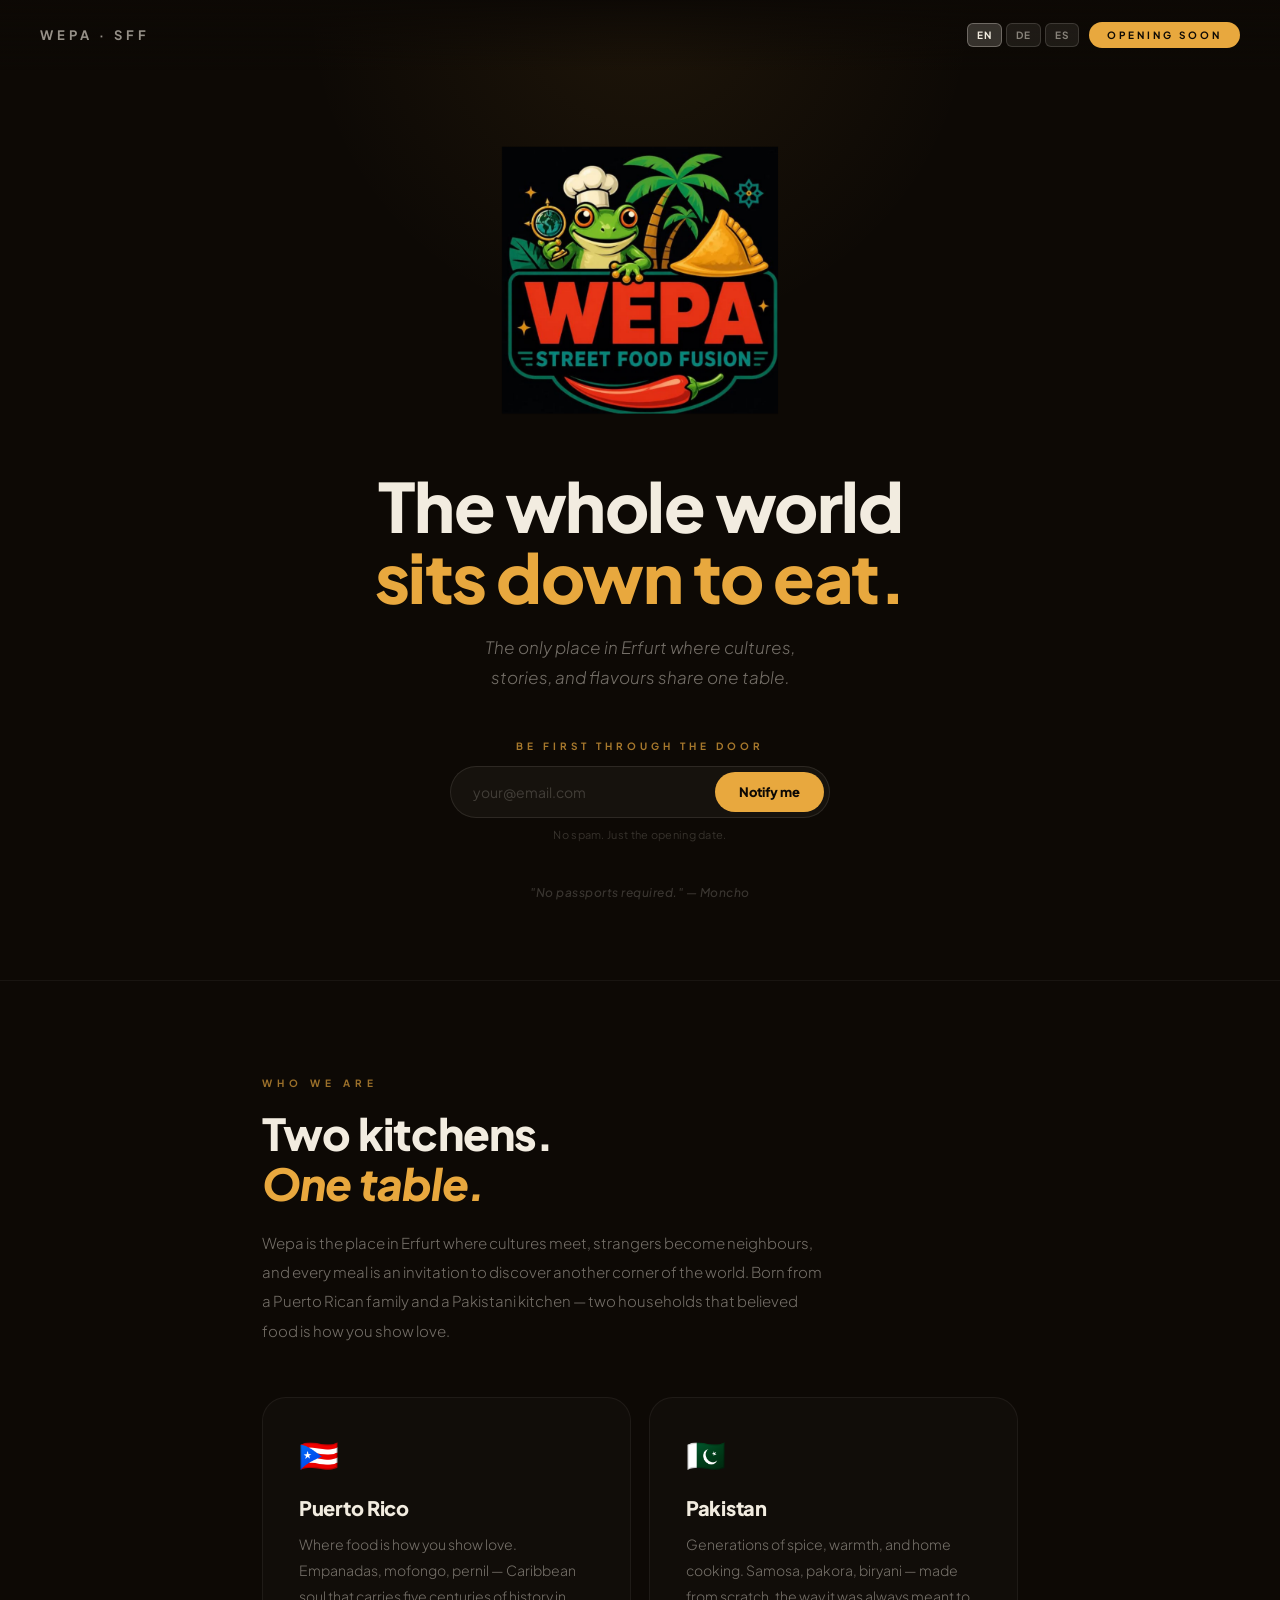
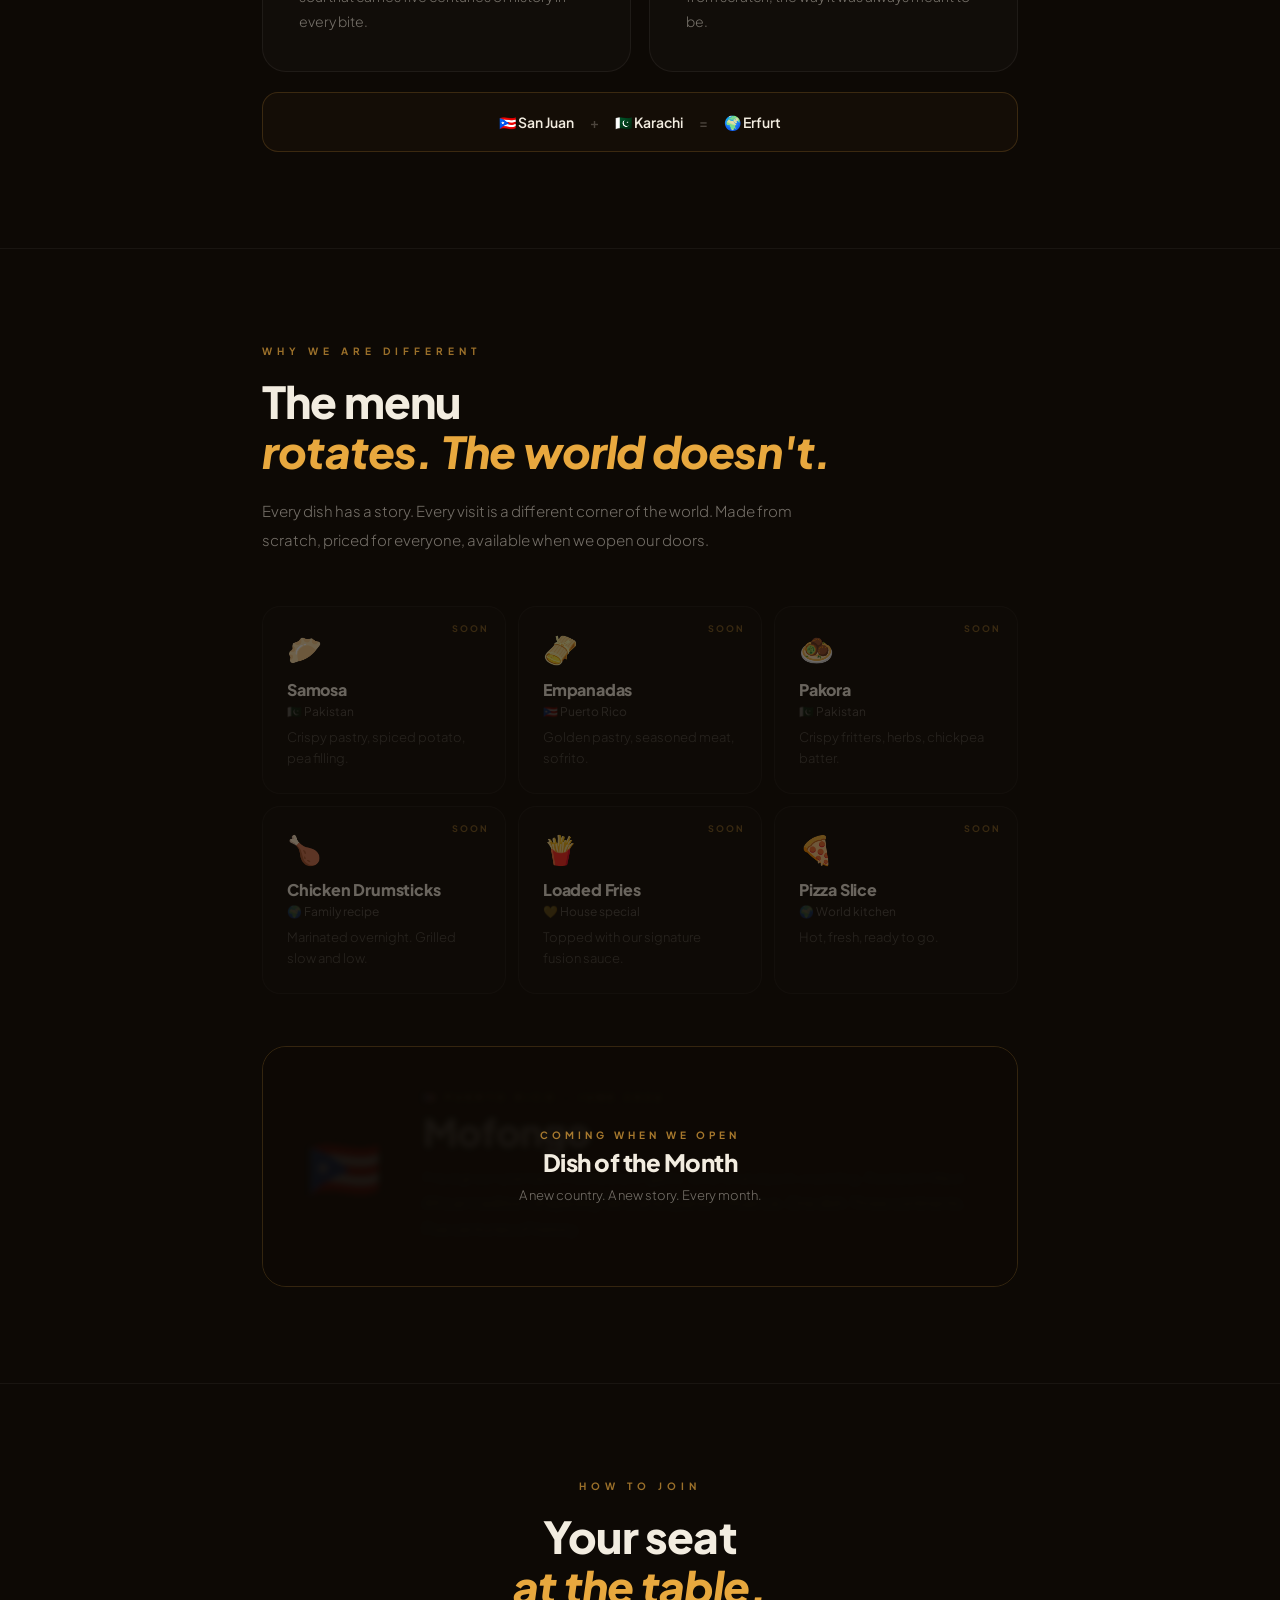
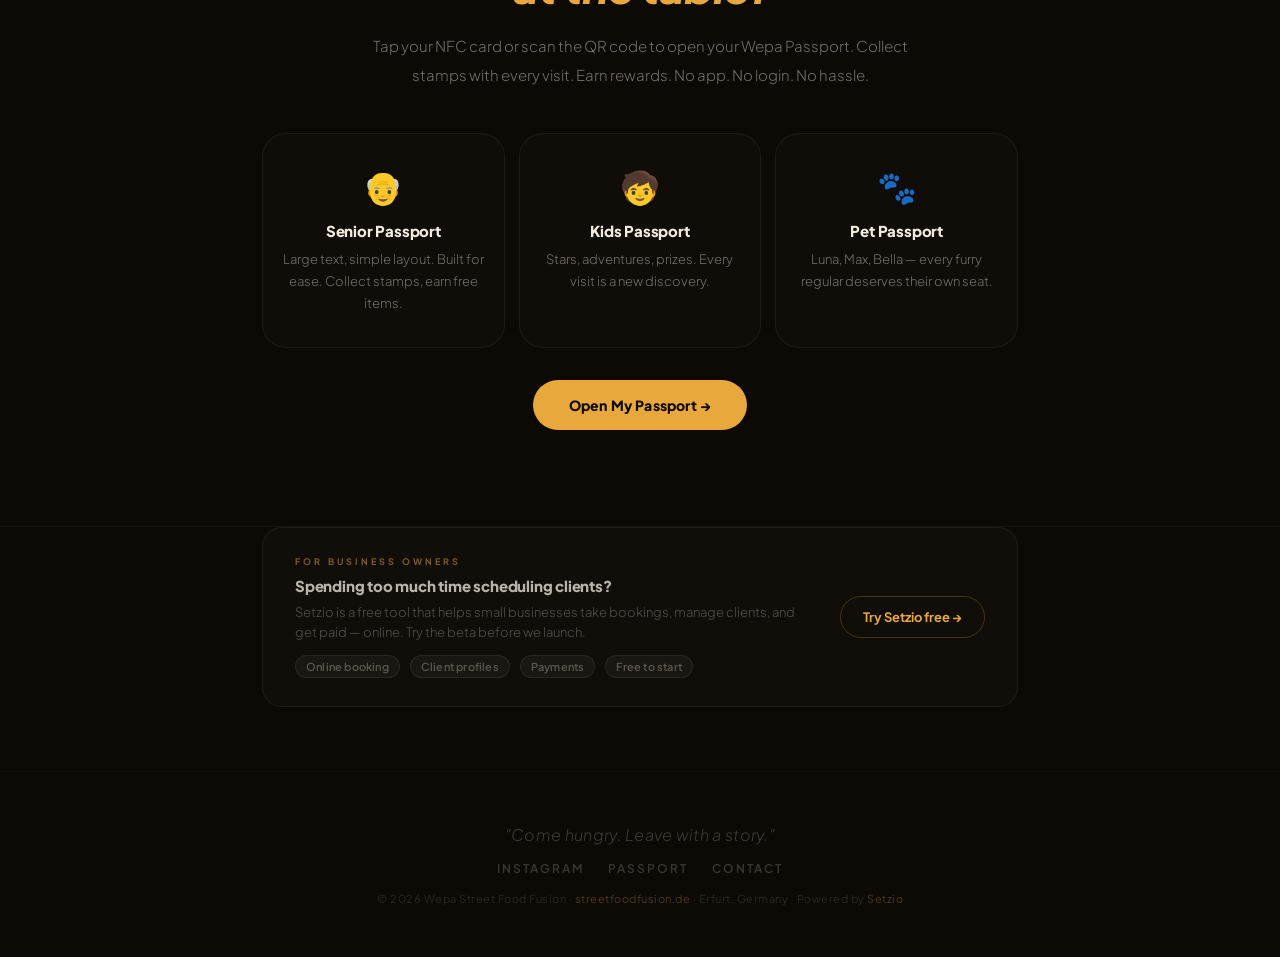
<file: index.html>
<!DOCTYPE html>
<html lang="en">
<head>
  <meta charset="UTF-8">
  <meta name="viewport" content="width=device-width, initial-scale=1.0">
  <title>Wepa Street Food Fusion — Coming Soon · Erfurt</title>
  <meta name="description" content="The whole world sits down to eat. Coming to Erfurt, Germany.">
  <link rel="preconnect" href="https://fonts.googleapis.com">
  <link href="https://fonts.googleapis.com/css2?family=Plus+Jakarta+Sans:ital,wght@0,300;0,400;0,500;0,700;0,800;0,900;1,300&display=swap" rel="stylesheet">
  <style>
    *, *::before, *::after { box-sizing: border-box; margin: 0; padding: 0; }

    :root {
      --bg:       #0d0905;
      --bg-warm:  #141008;
      --cream:    #f2ece0;
      --gold:     #e8a83e;
      --gold-dim: rgba(232,168,62,0.18);
      --muted:    rgba(242,236,224,0.45);
      --faint:    rgba(242,236,224,0.1);
      --font:     'Plus Jakarta Sans', sans-serif;
    }

    html { scroll-behavior: smooth; }

    body {
      background: var(--bg);
      color: var(--cream);
      font-family: var(--font);
      min-height: 100vh;
      overflow-x: hidden;
    }

    /* ── NAV ── */
    nav {
      position: fixed;
      top: 0; left: 0; right: 0;
      z-index: 50;
      padding: 22px 40px;
      display: flex;
      align-items: center;
      justify-content: space-between;
      background: linear-gradient(to bottom, rgba(13,9,5,0.98) 0%, transparent 100%);
    }

    .nav-mark {
      font-size: 13px;
      font-weight: 700;
      letter-spacing: 4px;
      text-transform: uppercase;
      color: var(--cream);
      opacity: 0.6;
    }

    .nav-pill {
      font-size: 10px;
      font-weight: 700;
      letter-spacing: 3px;
      text-transform: uppercase;
      color: var(--bg);
      background: var(--gold);
      padding: 7px 18px;
      border-radius: 99px;
    }

    /* ── HERO ── */
    .hero {
      min-height: 100vh;
      display: flex;
      flex-direction: column;
      align-items: center;
      justify-content: center;
      text-align: center;
      padding: 130px 32px 80px;
      position: relative;
      overflow: hidden;
    }

    .hero::before {
      content: '';
      position: absolute;
      top: 0; left: 50%;
      transform: translateX(-50%);
      width: 700px;
      height: 350px;
      background: radial-gradient(ellipse at 50% 0%, rgba(232,168,62,0.08) 0%, transparent 68%);
      pointer-events: none;
    }

    .hero-inner {
      position: relative;
      z-index: 2;
      max-width: 600px;
      display: flex;
      flex-direction: column;
      align-items: center;
    }

    .moncho {
      width: 300px;
      height: 300px;
      object-fit: contain;
      margin-bottom: 40px;
      opacity: 0;
      animation: rise 0.9s 0.1s cubic-bezier(0.22,1,0.36,1) forwards;
    }

    .hero-headline {
      font-size: clamp(36px, 7vw, 68px);
      font-weight: 900;
      line-height: 1.05;
      letter-spacing: -1.5px;
      color: var(--cream);
      margin-bottom: 20px;
      opacity: 0;
      animation: rise 0.9s 0.25s cubic-bezier(0.22,1,0.36,1) forwards;
    }

    .hero-headline em { font-style: normal; color: var(--gold); }

    .hero-sub {
      font-size: clamp(15px, 2vw, 17px);
      font-weight: 300;
      font-style: italic;
      color: var(--muted);
      line-height: 1.75;
      max-width: 440px;
      margin-bottom: 48px;
      opacity: 0;
      animation: rise 0.9s 0.4s cubic-bezier(0.22,1,0.36,1) forwards;
    }

    .signup {
      width: 100%;
      max-width: 380px;
      opacity: 0;
      animation: rise 0.9s 0.55s cubic-bezier(0.22,1,0.36,1) forwards;
    }

    .signup-eyebrow {
      font-size: 10px;
      font-weight: 700;
      letter-spacing: 4px;
      text-transform: uppercase;
      color: var(--gold);
      opacity: 0.7;
      margin-bottom: 14px;
    }

    .signup-field {
      display: flex;
      background: rgba(242,236,224,0.04);
      border: 1px solid rgba(242,236,224,0.1);
      border-radius: 99px;
      padding: 5px 5px 5px 22px;
      transition: border-color 0.2s;
    }

    .signup-field:focus-within { border-color: rgba(232,168,62,0.35); }

    .signup-field input {
      flex: 1;
      background: transparent;
      border: none;
      font-family: var(--font);
      font-size: 14px;
      color: var(--cream);
      outline: none;
      min-width: 0;
      padding: 8px 0;
    }

    .signup-field input::placeholder { color: rgba(242,236,224,0.2); }

    .signup-field button {
      background: var(--gold);
      color: var(--bg);
      border: none;
      padding: 12px 24px;
      border-radius: 99px;
      font-family: var(--font);
      font-size: 13px;
      font-weight: 800;
      cursor: pointer;
      white-space: nowrap;
      transition: background 0.2s;
      flex-shrink: 0;
    }

    .signup-field button:hover { background: #f0b84a; }

    .signup-note {
      font-size: 11px;
      color: rgba(242,236,224,0.18);
      margin-top: 10px;
      text-align: center;
      letter-spacing: 0.3px;
    }

    .signup-success {
      display: none;
      padding: 14px 20px;
      border: 1px solid rgba(45,122,79,0.3);
      border-radius: 14px;
      font-size: 14px;
      color: #6fcf97;
      text-align: center;
    }

    .moncho-line {
      margin-top: 44px;
      font-size: 12px;
      font-weight: 500;
      font-style: italic;
      color: rgba(242,236,224,0.2);
      letter-spacing: 0.5px;
      opacity: 0;
      animation: rise 0.9s 0.7s cubic-bezier(0.22,1,0.36,1) forwards;
    }

    .lang-sw { display:flex; gap:4px; }
    .lb { background:rgba(242,236,224,0.08); border:1px solid rgba(242,236,224,0.15); color:rgba(242,236,224,0.5); font-family:var(--font); font-size:10px; font-weight:700; padding:5px 9px; border-radius:6px; cursor:pointer; letter-spacing:1px; transition:all 0.15s; }
    .lb.active { background:rgba(242,236,224,0.18); color:var(--cream); border-color:rgba(242,236,224,0.3); }
    .lb:hover { background:rgba(242,236,224,0.14); }

    @keyframes rise {
      from { opacity: 0; transform: translateY(20px); }
      to   { opacity: 1; transform: translateY(0); }
    }

    /* ── SECTION BASE ── */
    .divider { width: 100%; height: 1px; background: rgba(242,236,224,0.05); }

    .section {
      padding: 96px 32px;
      max-width: 820px;
      margin: 0 auto;
    }

    .eyebrow {
      font-size: 10px;
      font-weight: 700;
      letter-spacing: 5px;
      text-transform: uppercase;
      color: var(--gold);
      opacity: 0.65;
      margin-bottom: 20px;
    }

    .section-h {
      font-size: clamp(28px, 4.5vw, 44px);
      font-weight: 800;
      letter-spacing: -0.8px;
      line-height: 1.12;
      margin-bottom: 20px;
      color: var(--cream);
    }

    .section-h em { font-style: italic; color: var(--gold); }

    .section-p {
      font-size: 15px;
      font-weight: 300;
      color: var(--muted);
      line-height: 1.95;
      max-width: 560px;
    }

    /* ── STORY ── */
    .story-grid {
      display: grid;
      grid-template-columns: 1fr 1fr;
      gap: 18px;
      margin-top: 52px;
    }

    .story-card {
      background: rgba(242,236,224,0.02);
      border: 1px solid rgba(242,236,224,0.06);
      border-radius: 24px;
      padding: 36px;
    }

    .story-flag { font-size: 32px; margin-bottom: 20px; display: block; }

    .story-card h3 {
      font-size: 20px;
      font-weight: 800;
      letter-spacing: -0.3px;
      margin-bottom: 12px;
    }

    .story-card p {
      font-size: 14px;
      font-weight: 300;
      color: var(--muted);
      line-height: 1.85;
    }

    .equation {
      margin-top: 20px;
      padding: 20px 32px;
      border: 1px solid var(--gold-dim);
      border-radius: 16px;
      background: rgba(232,168,62,0.03);
      display: flex;
      align-items: center;
      justify-content: center;
      gap: 16px;
      font-size: 14px;
      font-weight: 600;
      color: rgba(242,236,224,0.5);
      flex-wrap: wrap;
    }

    .equation span { color: var(--cream); }

    /* ── MENU ── */
    .menu-grid {
      display: grid;
      grid-template-columns: repeat(auto-fill, minmax(200px, 1fr));
      gap: 12px;
      margin-top: 52px;
    }

    .menu-card {
      border: 1px solid rgba(242,236,224,0.05);
      border-radius: 18px;
      padding: 24px;
      background: rgba(242,236,224,0.015);
      opacity: 0.4;
      position: relative;
    }

    .menu-card::after {
      content: 'Soon';
      position: absolute;
      top: 16px; right: 16px;
      font-size: 9px;
      font-weight: 700;
      letter-spacing: 2px;
      text-transform: uppercase;
      color: var(--gold);
      opacity: 0.5;
    }

    .menu-emoji { font-size: 28px; margin-bottom: 12px; display: block; }
    .menu-name  { font-size: 16px; font-weight: 800; letter-spacing: -0.2px; margin-bottom: 4px; }
    .menu-origin { font-size: 12px; color: rgba(242,236,224,0.3); }
    .menu-desc  { font-size: 13px; color: rgba(242,236,224,0.28); margin-top: 8px; line-height: 1.6; font-weight: 300; }

    .dotm {
      position: relative;
      border: 1px solid var(--gold-dim);
      border-radius: 24px;
      overflow: hidden;
      margin-top: 52px;
    }

    .dotm-blur {
      padding: 44px;
      display: grid;
      grid-template-columns: 80px 1fr;
      gap: 36px;
      align-items: center;
      filter: blur(3px);
      opacity: 0.2;
    }

    .dotm-emoji { font-size: 60px; line-height: 1; }
    .dotm-label { font-size: 10px; font-weight: 700; letter-spacing: 4px; text-transform: uppercase; color: var(--gold); opacity: 0.75; margin-bottom: 10px; }
    .dotm-name  { font-size: 38px; font-weight: 900; letter-spacing: -1px; line-height: 1; margin-bottom: 14px; }
    .dotm-text  { font-size: 14px; font-weight: 300; color: var(--muted); line-height: 1.85; }

    .dotm-overlay {
      position: absolute; inset: 0;
      display: flex; flex-direction: column;
      align-items: center; justify-content: center;
      background: rgba(13,9,5,0.72); gap: 6px; text-align: center; padding: 24px;
    }

    .dotm-overlay-eyebrow { font-size: 10px; font-weight: 700; letter-spacing: 4px; text-transform: uppercase; color: var(--gold); opacity: 0.7; }
    .dotm-overlay-title   { font-size: 24px; font-weight: 900; letter-spacing: -0.5px; color: var(--cream); }
    .dotm-overlay-sub     { font-size: 13px; font-weight: 300; color: var(--muted); margin-top: 4px; }

    /* ── PASSPORT ── */
    .passport-grid {
      display: grid;
      grid-template-columns: repeat(3, 1fr);
      gap: 14px;
      margin: 44px 0 32px;
    }

    .passport-card {
      border: 1px solid rgba(242,236,224,0.06);
      border-radius: 24px;
      padding: 32px 18px;
      text-align: center;
      background: rgba(242,236,224,0.015);
      transition: border-color 0.25s, background 0.25s;
    }

    .passport-card:hover {
      border-color: rgba(232,168,62,0.22);
      background: rgba(232,168,62,0.03);
    }

    .p-emoji { font-size: 32px; margin-bottom: 14px; display: block; }
    .passport-card h3 { font-size: 15px; font-weight: 800; margin-bottom: 8px; letter-spacing: -0.2px; }
    .passport-card p  { font-size: 13px; color: var(--muted); line-height: 1.7; font-weight: 300; }

    .passport-cta {
      display: inline-flex;
      align-items: center; gap: 10px;
      background: var(--gold); color: var(--bg);
      padding: 16px 36px; border-radius: 99px;
      font-size: 14px; font-weight: 800;
      text-decoration: none; letter-spacing: 0.2px;
      transition: background 0.2s, transform 0.15s;
    }

    .passport-cta:hover { background: #f0b84a; transform: translateY(-2px); }

    /* ── SETZIO AD BANNER ── */
    .setzio-banner {
      max-width: 820px;
      margin: 0 auto;
      padding: 0 32px 64px;
    }

    .setzio-banner-inner {
      border: 1px solid rgba(242,236,224,0.06);
      border-radius: 20px;
      padding: 28px 32px;
      background: rgba(242,236,224,0.02);
      display: flex;
      align-items: center;
      justify-content: space-between;
      gap: 24px;
      flex-wrap: wrap;
      transition: border-color 0.2s, background 0.2s;
    }

    .setzio-banner-inner:hover {
      border-color: rgba(232,168,62,0.14);
      background: rgba(232,168,62,0.02);
    }

    .setzio-banner-left { flex: 1; min-width: 200px; }

    .setzio-banner-tag {
      font-size: 9px;
      font-weight: 700;
      letter-spacing: 3px;
      text-transform: uppercase;
      color: var(--gold);
      opacity: 0.5;
      margin-bottom: 8px;
    }

    .setzio-banner-headline {
      font-size: 15px;
      font-weight: 800;
      color: var(--cream);
      opacity: 0.75;
      line-height: 1.4;
      margin-bottom: 6px;
      letter-spacing: -0.2px;
    }

    .setzio-banner-sub {
      font-size: 13px;
      font-weight: 300;
      color: rgba(242,236,224,0.3);
      line-height: 1.6;
    }

    .setzio-banner-features {
      display: flex;
      gap: 10px;
      flex-wrap: wrap;
      margin-top: 12px;
    }

    .setzio-feat {
      font-size: 11px;
      font-weight: 600;
      color: rgba(242,236,224,0.3);
      background: rgba(242,236,224,0.04);
      border: 1px solid rgba(242,236,224,0.07);
      padding: 4px 10px;
      border-radius: 99px;
      letter-spacing: 0.2px;
    }

    .setzio-banner-cta {
      display: inline-flex;
      align-items: center;
      gap: 8px;
      background: transparent;
      border: 1px solid rgba(232,168,62,0.25);
      color: var(--gold);
      padding: 12px 22px;
      border-radius: 99px;
      font-family: var(--font);
      font-size: 13px;
      font-weight: 700;
      text-decoration: none;
      white-space: nowrap;
      transition: background 0.2s, border-color 0.2s;
      flex-shrink: 0;
    }

    .setzio-banner-cta:hover {
      background: rgba(232,168,62,0.08);
      border-color: rgba(232,168,62,0.45);
    }

    /* ── FOOTER ── */
    footer {
      border-top: 1px solid rgba(242,236,224,0.04);
      padding: 52px 32px;
      text-align: center;
    }

    .footer-tagline {
      font-size: 16px;
      font-weight: 300;
      font-style: italic;
      color: rgba(242,236,224,0.22);
      margin-bottom: 16px;
      letter-spacing: 0.3px;
    }

    .footer-links {
      display: flex;
      align-items: center;
      justify-content: center;
      gap: 24px;
      margin-bottom: 16px;
      flex-wrap: wrap;
    }

    .footer-links a {
      font-size: 12px;
      font-weight: 600;
      letter-spacing: 2px;
      text-transform: uppercase;
      color: rgba(242,236,224,0.2);
      text-decoration: none;
      transition: color 0.2s;
    }

    .footer-links a:hover { color: var(--gold); }

    .footer-copy {
      font-size: 11px;
      color: rgba(242,236,224,0.14);
      letter-spacing: 0.5px;
    }

    .footer-copy a { color: rgba(232,168,62,0.3); text-decoration: none; }

    /* ── RESPONSIVE ── */
    @media (max-width: 580px) {
      .story-grid { grid-template-columns: 1fr; }
      .passport-grid { grid-template-columns: 1fr; }
      .dotm-blur { grid-template-columns: 1fr; text-align: center; }
      .signup-field { flex-direction: column; border-radius: 16px; padding: 12px 16px; gap: 10px; }
      .signup-field button { width: 100%; border-radius: 10px; padding: 14px; }
      nav { padding: 18px 22px; }
      .moncho { width: 220px; height: 220px; }
      .equation { gap: 10px; font-size: 13px; }
      .setzio-banner-inner { flex-direction: column; align-items: flex-start; }
      .setzio-banner-cta { width: 100%; justify-content: center; }
    }
  </style>
</head>
<body>

<!-- NAV -->
<nav>
  <div class="nav-mark">Wepa · SFF</div>
  <div style="display:flex;align-items:center;gap:10px;">
    <div class="lang-sw">
      <button class="lb active" onclick="setLang('en')">EN</button>
      <button class="lb" onclick="setLang('de')">DE</button>
      <button class="lb" onclick="setLang('es')">ES</button>
    </div>
    <div class="nav-pill" id="nav-pill">Opening Soon</div>
  </div>
</nav>

<!-- HERO -->
<section class="hero">
  <div class="hero-inner">
    <img src="logo.png" alt="Moncho — Wepa Street Food Fusion" class="moncho" />
    <h1 class="hero-headline" id="hero-h1">The whole world<br><em>sits down to eat.</em></h1>
    <p class="hero-sub" id="hero-sub">The only place in Erfurt where cultures,<br>stories, and flavours share one table.</p>
    <div class="signup">
      <p class="signup-eyebrow" id="signup-eyebrow">Be first through the door</p>
      <div class="signup-field" id="signupField">
        <input type="email" id="heroEmail" placeholder="your@email.com" />
        <button onclick="doSignup()" id="signup-btn">Notify me</button>
      </div>
      <p class="signup-note" id="signup-note">No spam. Just the opening date.</p>
      <div class="signup-success" id="heroSuccess">✓ &nbsp;You're on the list. See you when we open.</div>
    </div>
    <p class="moncho-line" id="moncho-line">"No passports required." — Moncho</p>
  </div>
</section>

<div class="divider"></div>

<!-- WHO WE ARE -->
<div class="section">
  <p class="eyebrow" id="who-eyebrow">Who we are</p>
  <h2 class="section-h" id="who-h">Two kitchens.<br><em>One table.</em></h2>
  <p class="section-p" id="who-p">Wepa is the place in Erfurt where cultures meet, strangers become neighbours, and every meal is an invitation to discover another corner of the world. Born from a Puerto Rican family and a Pakistani kitchen — two households that believed food is how you show love.</p>
  <div class="story-grid">
    <div class="story-card">
      <span class="story-flag">🇵🇷</span>
      <h3 id="pr-h">Puerto Rico</h3>
      <p id="pr-p">Where food is how you show love. Empanadas, mofongo, pernil — Caribbean soul that carries five centuries of history in every bite.</p>
    </div>
    <div class="story-card">
      <span class="story-flag">🇵🇰</span>
      <h3 id="pak-h">Pakistan</h3>
      <p id="pak-p">Generations of spice, warmth, and home cooking. Samosa, pakora, biryani — made from scratch, the way it was always meant to be.</p>
    </div>
  </div>
  <div class="equation">
    <span>🇵🇷 San Juan</span>
    <span style="color:rgba(242,236,224,0.25)">+</span>
    <span>🇵🇰 Karachi</span>
    <span style="color:rgba(242,236,224,0.25)">=</span>
    <span>🌍 Erfurt</span>
  </div>
</div>

<div class="divider"></div>

<!-- WHY WE ARE DIFFERENT -->
<div class="section">
  <p class="eyebrow" id="why-eyebrow">Why we are different</p>
  <h2 class="section-h" id="why-h">The menu<br><em>rotates. The world doesn't.</em></h2>
  <p class="section-p" id="why-p">Every dish has a story. Every visit is a different corner of the world. Made from scratch, priced for everyone, available when we open our doors.</p>
  <div class="menu-grid">
    <div class="menu-card"><span class="menu-emoji">🥟</span><div class="menu-name">Samosa</div><div class="menu-origin">🇵🇰 Pakistan</div><div class="menu-desc">Crispy pastry, spiced potato, pea filling.</div></div>
    <div class="menu-card"><span class="menu-emoji">🫔</span><div class="menu-name">Empanadas</div><div class="menu-origin">🇵🇷 Puerto Rico</div><div class="menu-desc">Golden pastry, seasoned meat, sofrito.</div></div>
    <div class="menu-card"><span class="menu-emoji">🧆</span><div class="menu-name">Pakora</div><div class="menu-origin">🇵🇰 Pakistan</div><div class="menu-desc">Crispy fritters, herbs, chickpea batter.</div></div>
    <div class="menu-card"><span class="menu-emoji">🍗</span><div class="menu-name">Chicken Drumsticks</div><div class="menu-origin">🌍 Family recipe</div><div class="menu-desc">Marinated overnight. Grilled slow and low.</div></div>
    <div class="menu-card"><span class="menu-emoji">🍟</span><div class="menu-name">Loaded Fries</div><div class="menu-origin">💛 House special</div><div class="menu-desc">Topped with our signature fusion sauce.</div></div>
    <div class="menu-card"><span class="menu-emoji">🍕</span><div class="menu-name">Pizza Slice</div><div class="menu-origin">🌍 World kitchen</div><div class="menu-desc">Hot, fresh, ready to go.</div></div>
  </div>
  <div class="dotm">
    <div class="dotm-blur">
      <div class="dotm-emoji">🇵🇷</div>
      <div>
        <div class="dotm-label">🇵🇷 Puerto Rico · June 2026</div>
        <div class="dotm-name">Mofongo</div>
        <div class="dotm-text">Fried green plantains mashed with garlic, olive oil and pork crackling. Rooted in West African tradition, shaped by Taíno and Spanish influence. One dish. Three continents. Five centuries of history.</div>
      </div>
    </div>
    <div class="dotm-overlay">
      <div class="dotm-overlay-eyebrow" id="dish-eyebrow">Coming when we open</div>
      <div class="dotm-overlay-title" id="dish-title">Dish of the Month</div>
      <div class="dotm-overlay-sub" id="dish-sub">A new country. A new story. Every month.</div>
    </div>
  </div>
</div>

<div class="divider"></div>

<!-- HOW TO JOIN -->
<div class="section" style="text-align:center;">
  <p class="eyebrow" id="how-eyebrow">How to join</p>
  <h2 class="section-h" id="how-h">Your seat<br><em>at the table.</em></h2>
  <p class="section-p" id="how-p" style="margin:0 auto 0;">Tap your NFC card or scan the QR code to open your Wepa Passport. Collect stamps with every visit. Earn rewards. No app. No login. No hassle.</p>
  <div class="passport-grid">
    <div class="passport-card"><span class="p-emoji">👴</span><h3 id="senior-h">Senior Passport</h3><p id="senior-p">Large text, simple layout. Built for ease. Collect stamps, earn free items.</p></div>
    <div class="passport-card"><span class="p-emoji">🧒</span><h3 id="kids-h">Kids Passport</h3><p id="kids-p">Stars, adventures, prizes. Every visit is a new discovery.</p></div>
    <div class="passport-card"><span class="p-emoji">🐾</span><h3 id="pet-h">Pet Passport</h3><p id="pet-p">Luna, Max, Bella — every furry regular deserves their own seat.</p></div>
  </div>
  <a href="passport.html" class="passport-cta"><span id="passport-cta">Open My Passport →</span></a>
</div>

<div class="divider"></div>

<!-- SETZIO SOFT AD BANNER -->
<div class="setzio-banner">
  <div class="setzio-banner-inner">
    <div class="setzio-banner-left">
      <div class="setzio-banner-tag" id="setzio-tag">For business owners</div>
      <div class="setzio-banner-headline" id="setzio-headline">Spending too much time scheduling clients?</div>
      <div class="setzio-banner-sub" id="setzio-sub">Setzio is a free tool that helps small businesses take bookings, manage clients, and get paid — online. Try the beta before we launch.</div>
      <div class="setzio-banner-features">
        <span class="setzio-feat" id="sf1">Online booking</span>
        <span class="setzio-feat" id="sf2">Client profiles</span>
        <span class="setzio-feat" id="sf3">Payments</span>
        <span class="setzio-feat" id="sf4">Free to start</span>
      </div>
    </div>
    <a href="https://setzio.com" target="_blank" rel="noopener" class="setzio-banner-cta" id="setzio-cta">Try Setzio free →</a>
  </div>
</div>

<!-- FOOTER -->
<footer>
  <p class="footer-tagline" id="footer-quote">"Come hungry. Leave with a story."</p>
  <div class="footer-links">
    <a href="https://instagram.com">Instagram</a>
    <a href="passport.html">Passport</a>
    <a href="mailto:hello@streetfoodfusion.de">Contact</a>
  </div>
  <p class="footer-copy">
    © 2026 Wepa Street Food Fusion · <a href="https://streetfoodfusion.de">streetfoodfusion.de</a> · Erfurt, Germany · Powered by <a href="https://setzio.com">Setzio</a>
  </p>
</footer>

<script>
  const I18N = {
    en: {
      nav_pill: 'Opening Soon',
      hero_h1: 'The whole world<br><em>sits down to eat.</em>',
      hero_sub: 'The only place in Erfurt where cultures,<br>stories, and flavours share one table.',
      signup_eyebrow: 'Be first through the door',
      signup_placeholder: 'your@email.com',
      signup_btn: 'Notify me',
      signup_note: 'No spam. Just the opening date.',
      moncho_line: '"No passports required." — Moncho',
      who_eyebrow: 'Who we are',
      who_h: 'Two kitchens.<br><em>One table.</em>',
      who_p: 'Wepa is the place in Erfurt where cultures meet, strangers become neighbours, and every meal is an invitation to discover another corner of the world. Born from a Puerto Rican family and a Pakistani kitchen — two households that believed food is how you show love.',
      pr_h: 'Puerto Rico', pr_p: 'Where food is how you show love. Empanadas, mofongo, pernil — Caribbean soul that carries five centuries of history in every bite.',
      pak_h: 'Pakistan', pak_p: 'Generations of spice, warmth, and home cooking. Samosa, pakora, biryani — made from scratch, the way it was always meant to be.',
      why_eyebrow: 'Why we are different',
      why_h: 'The menu<br><em>rotates. The world doesn\'t.</em>',
      why_p: 'Every dish has a story. Every visit is a different corner of the world. Made from scratch, priced for everyone, available when we open our doors.',
      dish_eyebrow: 'Coming when we open', dish_title: 'Dish of the Month', dish_sub: 'A new country. A new story. Every month.',
      how_eyebrow: 'How to join',
      how_h: 'Your seat<br><em>at the table.</em>',
      how_p: 'Tap your NFC card or scan the QR code to open your Wepa Passport. Collect stamps with every visit. Earn rewards. No app. No login. No hassle.',
      senior_h: 'Senior Passport', senior_p: 'Large text, simple layout. Built for ease. Collect stamps, earn free items.',
      kids_h: 'Kids Passport', kids_p: 'Stars, adventures, prizes. Every visit is a new discovery.',
      pet_h: 'Pet Passport', pet_p: 'Luna, Max, Bella — every furry regular deserves their own seat.',
      passport_cta: 'Open My Passport →',
      footer_quote: '"Come hungry. Leave with a story."',
      setzio_tag: 'For business owners',
      setzio_headline: 'Spending too much time scheduling clients?',
      setzio_sub: 'Setzio is a free tool that helps small businesses take bookings, manage clients, and get paid — online. Try the beta before we launch.',
      sf1: 'Online booking', sf2: 'Client profiles', sf3: 'Payments', sf4: 'Free to start',
      setzio_cta: 'Try Setzio free →'
    },
    de: {
      nav_pill: 'Bald eröffnet',
      hero_h1: 'Die ganze Welt<br><em>setzt sich zum Essen.</em>',
      hero_sub: 'Der einzige Ort in Erfurt, wo Kulturen,<br>Geschichten und Aromen einen Tisch teilen.',
      signup_eyebrow: 'Sei der Erste an der Tür',
      signup_placeholder: 'deine@email.de',
      signup_btn: 'Benachrichtigen',
      signup_note: 'Kein Spam. Nur das Eröffnungsdatum.',
      moncho_line: '„Kein Pass erforderlich." — Moncho',
      who_eyebrow: 'Wer wir sind',
      who_h: 'Zwei Küchen.<br><em>Ein Tisch.</em>',
      who_p: 'Wepa ist der Ort in Erfurt, wo Kulturen aufeinandertreffen, Fremde zu Nachbarn werden und jede Mahlzeit eine Einladung ist, eine neue Ecke der Welt zu entdecken. Entstanden aus einer puerto-ricanischen Familie und einer pakistanischen Küche — zwei Haushalte, die glaubten: Essen ist, wie man Liebe zeigt.',
      pr_h: 'Puerto Rico', pr_p: 'Wo Essen zeigt, wie man liebt. Empanadas, Mofongo, Pernil — karibische Seele mit fünf Jahrhunderten Geschichte in jedem Bissen.',
      pak_h: 'Pakistan', pak_p: 'Generationen voller Gewürze, Wärme und Hausmannskost. Samosa, Pakora, Biryani — von Hand gemacht, so wie es immer sein sollte.',
      why_eyebrow: 'Warum wir anders sind',
      why_h: 'Das Menü<br><em>wechselt. Die Welt nicht.</em>',
      why_p: 'Jedes Gericht hat eine Geschichte. Jeder Besuch ist eine andere Ecke der Welt. Von Hand gemacht, für alle erschwinglich, erhältlich wenn wir öffnen.',
      dish_eyebrow: 'Kommt bei der Eröffnung', dish_title: 'Gericht des Monats', dish_sub: 'Ein neues Land. Eine neue Geschichte. Jeden Monat.',
      how_eyebrow: 'Wie mitmachen',
      how_h: 'Dein Platz<br><em>am Tisch.</em>',
      how_p: 'Tippe deine NFC-Karte oder scanne den QR-Code um deinen Wepa-Pass zu öffnen. Sammle Stempel bei jedem Besuch. Verdiene Prämien. Keine App. Kein Login. Kein Aufwand.',
      senior_h: 'Senior-Pass', senior_p: 'Große Schrift, einfaches Layout. Stempel sammeln, gratis Artikel verdienen.',
      kids_h: 'Kinder-Pass', kids_p: 'Sterne, Abenteuer, Preise. Jeder Besuch ist eine neue Entdeckung.',
      pet_h: 'Tier-Pass', pet_p: 'Luna, Max, Bella — jedes Tier verdient seinen eigenen Platz.',
      passport_cta: 'Meinen Pass öffnen →',
      footer_quote: '„Komm hungrig. Geh mit einer Geschichte."',
      setzio_tag: 'Für Unternehmer',
      setzio_headline: 'Zu viel Zeit mit Terminplanung verloren?',
      setzio_sub: 'Setzio ist ein kostenloses Tool für Kleinunternehmen — Buchungen annehmen, Kunden verwalten, online bezahlt werden. Teste die Beta vor dem Launch.',
      sf1: 'Online-Buchung', sf2: 'Kundenprofile', sf3: 'Zahlungen', sf4: 'Kostenlos starten',
      setzio_cta: 'Setzio kostenlos testen →'
    },
    es: {
      nav_pill: 'Próxima Apertura',
      hero_h1: 'El mundo entero<br><em>se sienta a comer.</em>',
      hero_sub: 'El único lugar en Erfurt donde culturas,<br>historias y sabores comparten una mesa.',
      signup_eyebrow: 'Sé el primero en entrar',
      signup_placeholder: 'tu@email.com',
      signup_btn: 'Notifícame',
      signup_note: 'Sin spam. Solo la fecha de apertura.',
      moncho_line: '"No se requiere pasaporte." — Moncho',
      who_eyebrow: 'Quiénes somos',
      who_h: 'Dos cocinas.<br><em>Una mesa.</em>',
      who_p: 'Wepa es el lugar en Erfurt donde las culturas se encuentran, los extraños se vuelven vecinos y cada comida es una invitación a descubrir otro rincón del mundo. Nacido de una familia puertorriqueña y una cocina pakistaní — dos hogares que creían que la comida es cómo se muestra el amor.',
      pr_h: 'Puerto Rico', pr_p: 'Donde la comida es cómo muestras amor. Empanadas, mofongo, pernil — alma caribeña con cinco siglos de historia en cada bocado.',
      pak_h: 'Pakistán', pak_p: 'Generaciones de especias, calidez y cocina casera. Samosa, pakora, biryani — hecho a mano, como siempre debió ser.',
      why_eyebrow: 'Por qué somos diferentes',
      why_h: 'El menú<br><em>cambia. El mundo no.</em>',
      why_p: 'Cada plato tiene una historia. Cada visita es un rincón diferente del mundo. Hecho a mano, precio para todos, disponible cuando abramos.',
      dish_eyebrow: 'Llega cuando abramos', dish_title: 'Plato del Mes', dish_sub: 'Un nuevo país. Una nueva historia. Cada mes.',
      how_eyebrow: 'Cómo unirte',
      how_h: 'Tu asiento<br><em>en la mesa.</em>',
      how_p: 'Toca tu tarjeta NFC o escanea el código QR para abrir tu Pasaporte Wepa. Colecciona sellos en cada visita. Gana premios. Sin app. Sin login. Sin complicaciones.',
      senior_h: 'Pasaporte Senior', senior_p: 'Texto grande, diseño simple. Colecciona sellos, gana artículos gratis.',
      kids_h: 'Pasaporte Niños', kids_p: 'Estrellas, aventuras, premios. Cada visita es un nuevo descubrimiento.',
      pet_h: 'Pasaporte Mascota', pet_p: 'Luna, Max, Bella — cada mascota merece su propio asiento.',
      passport_cta: 'Abrir mi Pasaporte →',
      footer_quote: '"Llega con hambre. Sal con una historia."',
      setzio_tag: 'Para empresarios',
      setzio_headline: '¿Demasiado tiempo coordinando citas con clientes?',
      setzio_sub: 'Setzio es una herramienta gratuita para pequeños negocios — reservas online, gestión de clientes y pagos. Prueba la beta antes del lanzamiento.',
      sf1: 'Reservas online', sf2: 'Perfiles de clientes', sf3: 'Pagos', sf4: 'Gratis para empezar',
      setzio_cta: 'Probar Setzio gratis →'
    }
  };

  let lang = localStorage.getItem('wepa_lang') || 'en';

  function setLang(l) {
    lang = l;
    localStorage.setItem('wepa_lang', l);
    document.querySelectorAll('.lb').forEach(b => b.classList.toggle('active', b.textContent === l.toUpperCase()));
    applyLang();
  }

  function applyLang() {
    const d = I18N[lang] || I18N.en;
    const s = (id, val) => { const el = document.getElementById(id); if (el) el.innerHTML = val; };
    s('nav-pill', d.nav_pill);
    s('hero-h1', d.hero_h1);
    s('hero-sub', d.hero_sub);
    s('signup-eyebrow', d.signup_eyebrow);
    s('signup-btn', d.signup_btn);
    s('signup-note', d.signup_note);
    s('moncho-line', d.moncho_line);
    s('who-eyebrow', d.who_eyebrow);
    s('who-h', d.who_h);
    s('who-p', d.who_p);
    s('pr-h', d.pr_h); s('pr-p', d.pr_p);
    s('pak-h', d.pak_h); s('pak-p', d.pak_p);
    s('why-eyebrow', d.why_eyebrow);
    s('why-h', d.why_h);
    s('why-p', d.why_p);
    s('dish-eyebrow', d.dish_eyebrow);
    s('dish-title', d.dish_title);
    s('dish-sub', d.dish_sub);
    s('how-eyebrow', d.how_eyebrow);
    s('how-h', d.how_h);
    s('how-p', d.how_p);
    s('senior-h', d.senior_h); s('senior-p', d.senior_p);
    s('kids-h', d.kids_h); s('kids-p', d.kids_p);
    s('pet-h', d.pet_h); s('pet-p', d.pet_p);
    s('passport-cta', d.passport_cta);
    s('footer-quote', d.footer_quote);
    s('setzio-tag', d.setzio_tag);
    s('setzio-headline', d.setzio_headline);
    s('setzio-sub', d.setzio_sub);
    s('sf1', d.sf1); s('sf2', d.sf2); s('sf3', d.sf3); s('sf4', d.sf4);
    s('setzio-cta', d.setzio_cta);
    const inp = document.getElementById('heroEmail');
    if (inp) inp.placeholder = d.signup_placeholder;
  }

  async function doSignup() {
    const email = document.getElementById('heroEmail').value.trim();
    if (!email || !email.includes('@')) {
      document.getElementById('heroEmail').style.outline = '1px solid rgba(192,57,43,0.6)';
      document.getElementById('heroEmail').focus();
      return;
    }
    const btn = document.querySelector('.signup-field button');
    btn.textContent = '...';
    btn.disabled = true;
    try {
      const res = await fetch('https://dgkcmyyafzhbtzdvtvji.supabase.co/rest/v1/wepa_waitlist', {
        method: 'POST',
        headers: {
          'Content-Type': 'application/json',
          'apikey': 'eyJhbGciOiJIUzI1NiIsInR5cCI6IkpXVCJ9.eyJpc3MiOiJzdXBhYmFzZSIsInJlZiI6ImRna2NteXlhZnpoYnR6ZHZ0dmppIiwicm9sZSI6ImFub24iLCJpYXQiOjE3NzQ1OTEzMjcsImV4cCI6MjA5MDE2NzMyN30.itt1fnbd8gcPKKDmTmdsaoi2e5yzXoNwDnzR8jD3q9M',
          'Prefer': 'return=minimal'
        },
        body: JSON.stringify({ email, source: 'streetfoodfusion.de' })
      });
      if (res.ok || res.status === 201) {
        document.getElementById('signupField').style.display = 'none';
        document.getElementById('signup-note').style.display = 'none';
        document.getElementById('heroSuccess').style.display = 'block';
      } else {
        btn.textContent = 'Notify me';
        btn.disabled = false;
        document.getElementById('heroEmail').style.outline = '1px solid rgba(192,57,43,0.6)';
      }
    } catch(e) {
      btn.textContent = 'Notify me';
      btn.disabled = false;
    }
  }

  document.getElementById('heroEmail').addEventListener('keydown', e => {
    if (e.key === 'Enter') doSignup();
  });

  document.addEventListener('DOMContentLoaded', () => {
    document.querySelectorAll('.lb').forEach(b => b.classList.toggle('active', b.textContent === lang.toUpperCase()));
    applyLang();
  });
</script>

</body>
</html>
</file>
